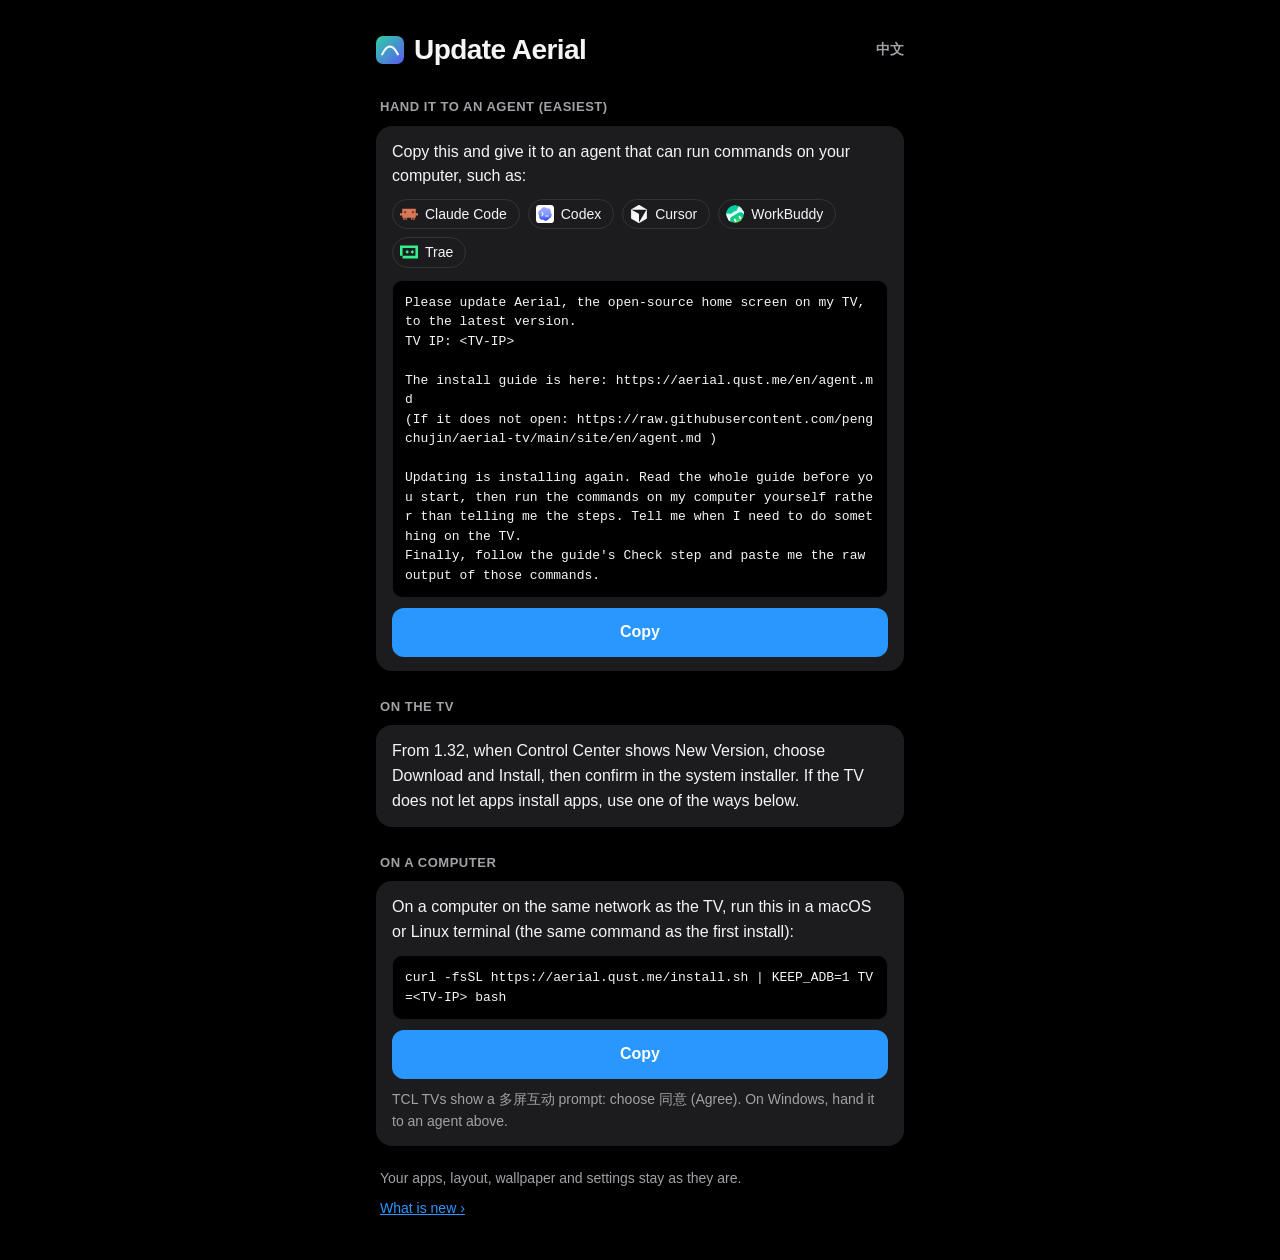
<file: site/update/index.html>
<!doctype html>
<html lang="zh-CN">
<head>
<meta charset="utf-8">
<meta name="viewport" content="width=device-width, initial-scale=1, viewport-fit=cover">
<title>升级 Aerial · Update Aerial</title>
<meta name="robots" content="noindex">
<meta name="theme-color" content="#000000">
<link rel="icon" href="../favicon.svg" type="image/svg+xml">
<!-- Opened from the QR code on the TV's update page (Control Center → New Version). The TV puts
     its version, flavor and LAN address after the #, which the browser never sends here. -->
<style>
  :root { --bg: #000; --card: #1c1c1e; --line: rgba(255,255,255,.1); --text: #f5f5f7; --muted: #a1a1a6; --accent: #2997ff; }
  * { box-sizing: border-box; }
  body {
    margin: 0; background: var(--bg); color: var(--text); font-size: 16px; line-height: 1.55; -webkit-font-smoothing: antialiased;
    font-family: -apple-system, BlinkMacSystemFont, "SF Pro Text", "PingFang SC", "Hiragino Sans GB", "Microsoft YaHei", "Helvetica Neue", Arial, sans-serif;
  }
  main { max-width: 560px; margin: 0 auto; padding: 28px 16px calc(40px + env(safe-area-inset-bottom)); }
  header { display: flex; align-items: center; gap: 10px; }
  h1 { font-size: 28px; letter-spacing: -.02em; margin: 0; }
  .sub { color: var(--muted); margin: 6px 0 22px; font-size: 15px; }
  h2 { font-size: 13px; font-weight: 600; text-transform: uppercase; letter-spacing: .04em; color: var(--muted); margin: 26px 4px 8px; }
  .card { background: var(--card); border-radius: 16px; padding: 14px 16px; }
  .card p { margin: 0 0 10px; }
  .card p:last-child { margin-bottom: 0; }
  pre {
    margin: 0; padding: 12px; border-radius: 10px; background: #000; border: 1px solid var(--line);
    font: 13px/1.5 ui-monospace, Menlo, monospace; white-space: pre-wrap; word-break: break-all;
  }
  button {
    display: block; width: 100%; margin-top: 10px; padding: 12px; border: 0; border-radius: 12px;
    background: var(--accent); color: #fff; font: inherit; font-weight: 600; transition: transform .16s ease-out;
  }
  button:active { transform: scale(.98); }
  .agents { display: flex; flex-wrap: wrap; gap: 8px; list-style: none; padding: 0; margin: 0 0 12px; }
  .agents li { display: flex; align-items: center; gap: 7px; padding: 5px 12px 5px 7px; border: 1px solid var(--line); border-radius: 980px; font-size: 14px; line-height: 1.3; }
  .agents img { width: 18px; height: 18px; flex: none; }
  .note { color: var(--muted); font-size: 14px; }
  a { color: var(--accent); }
  .lang { margin-left: auto; color: var(--muted); font-size: 14px; background: none; border: 0; width: auto; padding: 0; margin-top: 0; }
  @media (prefers-reduced-motion: reduce) { * { transition: none !important; } }
</style>
</head>
<body>
<main>
  <header>
    <svg width="28" height="28" viewBox="0 0 32 32" aria-hidden="true"><defs><linearGradient id="g" x1="0" y1="0" x2="1" y2="1"><stop offset="0" stop-color="#2fd0a5"/><stop offset="1" stop-color="#5b5bf0"/></linearGradient></defs><rect width="32" height="32" rx="8" fill="url(#g)"/><path d="M7 21c3-6 6-9 9-9s6 3 9 9" fill="none" stroke="#fff" stroke-width="2.4" stroke-linecap="round"/></svg>
    <h1 data-t="title"></h1>
    <button class="lang" id="lang"></button>
  </header>
  <p class="sub" id="sub"></p>

  <h2 data-t="aiHead"></h2>
  <div class="card">
    <p data-t="aiBody"></p>
    <ul class="agents" id="agents"></ul>
    <pre id="ai"></pre>
    <button data-copy="ai" data-t="copy"></button>
  </div>

  <h2 data-t="tvHead"></h2>
  <div class="card"><p data-t="tvBody"></p></div>

  <h2 data-t="pcHead"></h2>
  <div class="card">
    <p data-t="pcBody"></p>
    <pre id="cmd"></pre>
    <button data-copy="cmd" data-t="copy"></button>
    <p class="note" data-t="pcNote" style="margin-top:10px"></p>
  </div>

  <p class="note" data-t="keeps" style="margin:22px 4px 0"></p>
  <p class="note" style="margin:8px 4px 0"><a href="https://github.com/pengchujin/aerial-tv/releases/latest" data-t="notes"></a></p>
</main>
<script>
const T = {
  zh: {
    title: '升级 Aerial', lang: 'English',
    sub: v => v ? `电视上现在是 Aerial ${v}。` : '',
    tvHead: '在电视上', tvBody: '1.32 起，控制中心里出现「有新版本」时，点「下载并安装」，再在系统的安装界面里确认就行。电视不让 App 安装应用时，用下面的方法。',
    pcHead: '在电脑上', pcBody: '电脑和电视连同一个网络，在 macOS 或 Linux 的终端里运行（和第一次安装是同一条命令）：',
    pcNote: 'TCL 电视上会弹出多屏互动的提示，选「同意」。Windows 请交给上面的 Agent。',
    aiHead: '交给 Agent（最省事）', aiBody: '复制下面这段，发给能在电脑上运行命令的 Agent，比如：',
    agents: [['workbuddy', 'WorkBuddy'], ['doubao', '豆包电脑版'], ['qwen', '千问电脑版'], ['trae', 'Trae'], ['claude-code', 'Claude Code'], ['codex', 'Codex']],
    ai: tv =>
`请帮我把电视上的开源桌面 Aerial 升级到最新版。
电视 IP：${tv}

安装说明在这里：https://aerial.qust.me/agent.md
（打不开时用 https://raw.githubusercontent.com/pengchujin/aerial-tv/main/site/agent.md ）

升级就是把安装再做一遍。请先完整读完安装说明再动手，然后在我的电脑上亲自运行命令，不要只把步骤告诉我。需要我在电视上操作时提醒我。
最后按说明里的「验收」，把那几条命令的原始输出贴给我。`,
    keeps: 'App、排列顺序、壁纸和设置都会保留。', notes: '这次更新了什么 ›',
    copy: '复制', copied: '已复制',
    // From the TV's setup page (#setup=1): Aerial is on the TV but nothing has made it Home yet.
    setup: {
      title: '让 Aerial 接管主屏幕',
      sub: () => '只装了 APK 时，Aerial 能打开，但按主页键、开机和待机后还是原来的桌面。下面任选一种，把剩下的设置做完。',
      tvHead: '在电视上', tvBody: '电视的设置里有「无障碍」时，打开其中的「Aerial 桌面守护」，主页键就会回到 Aerial。小米电视待机后会把它关掉，所以还是建议用电脑做一次。',
      ai: tv =>
`请帮我把电视上已经装好的开源桌面 Aerial 设为开机进入的桌面。
电视 IP：${tv}
保持 ADB 常开：要

安装说明在这里：https://aerial.qust.me/agent.md
（打不开时用 https://raw.githubusercontent.com/pengchujin/aerial-tv/main/site/agent.md ）

请先完整读完安装说明再动手，然后在我的电脑上亲自运行命令，不要只把步骤告诉我。需要我在电视上操作时提醒我。
最后按说明里的「验收」，把那几条命令的原始输出贴给我。`,
      keeps: '已经装好的 Aerial 会被同一版本覆盖，App、排列顺序、壁纸和设置都会保留。', notes: '',
    },
  },
  en: {
    title: 'Update Aerial', lang: '中文',
    sub: v => v ? `This TV has Aerial ${v}.` : '',
    tvHead: 'On the TV', tvBody: 'From 1.32, when Control Center shows New Version, choose Download and Install, then confirm in the system installer. If the TV does not let apps install apps, use one of the ways below.',
    pcHead: 'On a computer', pcBody: 'On a computer on the same network as the TV, run this in a macOS or Linux terminal (the same command as the first install):',
    pcNote: 'TCL TVs show a 多屏互动 prompt: choose 同意 (Agree). On Windows, hand it to an agent above.',
    aiHead: 'Hand it to an agent (easiest)', aiBody: 'Copy this and give it to an agent that can run commands on your computer, such as:',
    agents: [['claude-code', 'Claude Code'], ['codex', 'Codex'], ['cursor', 'Cursor'], ['workbuddy', 'WorkBuddy'], ['trae', 'Trae']],
    ai: tv =>
`Please update Aerial, the open-source home screen on my TV, to the latest version.
TV IP: ${tv}

The install guide is here: https://aerial.qust.me/en/agent.md
(If it does not open: https://raw.githubusercontent.com/pengchujin/aerial-tv/main/site/en/agent.md )

Updating is installing again. Read the whole guide before you start, then run the commands on my computer yourself rather than telling me the steps. Tell me when I need to do something on the TV.
Finally, follow the guide's Check step and paste me the raw output of those commands.`,
    keeps: 'Your apps, layout, wallpaper and settings stay as they are.', notes: 'What is new ›',
    copy: 'Copy', copied: 'Copied',
    setup: {
      title: 'Make Aerial your Home screen',
      sub: () => 'Installed from the APK alone, Aerial opens, but Home, power-on and wake still land on the old launcher. Either way below finishes the setup.',
      tvHead: 'On the TV', tvBody: 'If the TV\'s settings have Accessibility, turn on Aerial Home Guard there and Home comes back to Aerial. Xiaomi TVs turn it off in standby, so a computer is still the better way.',
      ai: tv =>
`Please make Aerial, the open-source home screen already installed on my TV, the screen the TV starts on.
TV IP: ${tv}
Keep ADB on: yes

The install guide is here: https://aerial.qust.me/en/agent.md
(If it does not open: https://raw.githubusercontent.com/pengchujin/aerial-tv/main/site/en/agent.md )

Read the whole guide before you start, then run the commands on my computer yourself rather than telling me the steps. Tell me when I need to do something on the TV.
Finally, follow the guide's Check step and paste me the raw output of those commands.`,
      keeps: 'The Aerial already on the TV is installed over; your apps, layout, wallpaper and settings stay.', notes: '',
    },
  },
};
const hash = new URLSearchParams(location.hash.slice(1));
const ip = /^[0-9.]{7,15}$/.test(hash.get('tv') || '') ? hash.get('tv') : '<TV-IP>';
const guard = hash.get('f') === 'guard' ? ' -s guard' : '';
const version = /^[0-9.]+$/.test(hash.get('v') || '') ? hash.get('v') : '';
const setup = hash.get('setup') === '1';
let lang = /^zh/i.test(navigator.language || '') ? 'zh' : 'en';

function render() {
  const t = setup ? { ...T[lang], ...T[lang].setup } : T[lang];
  document.documentElement.lang = lang === 'zh' ? 'zh-CN' : 'en';
  document.title = t.title;
  document.querySelectorAll('[data-t]').forEach(e => { e.textContent = t[e.dataset.t]; });
  $('#lang').textContent = t.lang;
  $('#sub').textContent = t.sub(version);
  $('#cmd').textContent = `curl -fsSL https://aerial.qust.me/install.sh | KEEP_ADB=1 TV=${ip} bash${guard}`;
  $('#ai').textContent = t.ai(ip);
  $('#agents').replaceChildren(...t.agents.map(([icon, name]) => {
    const li = document.createElement('li');
    const img = document.createElement('img'); img.src = `../img/agents/${icon}.svg`; img.alt = ''; img.width = 18; img.height = 18;
    li.append(img, name); return li;
  }));
}
function $(s) { return document.querySelector(s); }
$('#lang').onclick = () => { lang = lang === 'zh' ? 'en' : 'zh'; render(); };
document.querySelectorAll('[data-copy]').forEach(b => b.addEventListener('click', async () => {
  const text = document.getElementById(b.dataset.copy).textContent;
  try { await navigator.clipboard.writeText(text); }
  catch (_) {
    const r = document.createRange(); r.selectNodeContents(document.getElementById(b.dataset.copy));
    const s = getSelection(); s.removeAllRanges(); s.addRange(r);
    try { document.execCommand('copy'); } catch (_) {}
  }
  b.textContent = T[lang].copied; clearTimeout(b.timer); b.timer = setTimeout(() => { b.textContent = T[lang].copy; }, 1600);
}));
render();
</script>
</body>
</html>
</file>
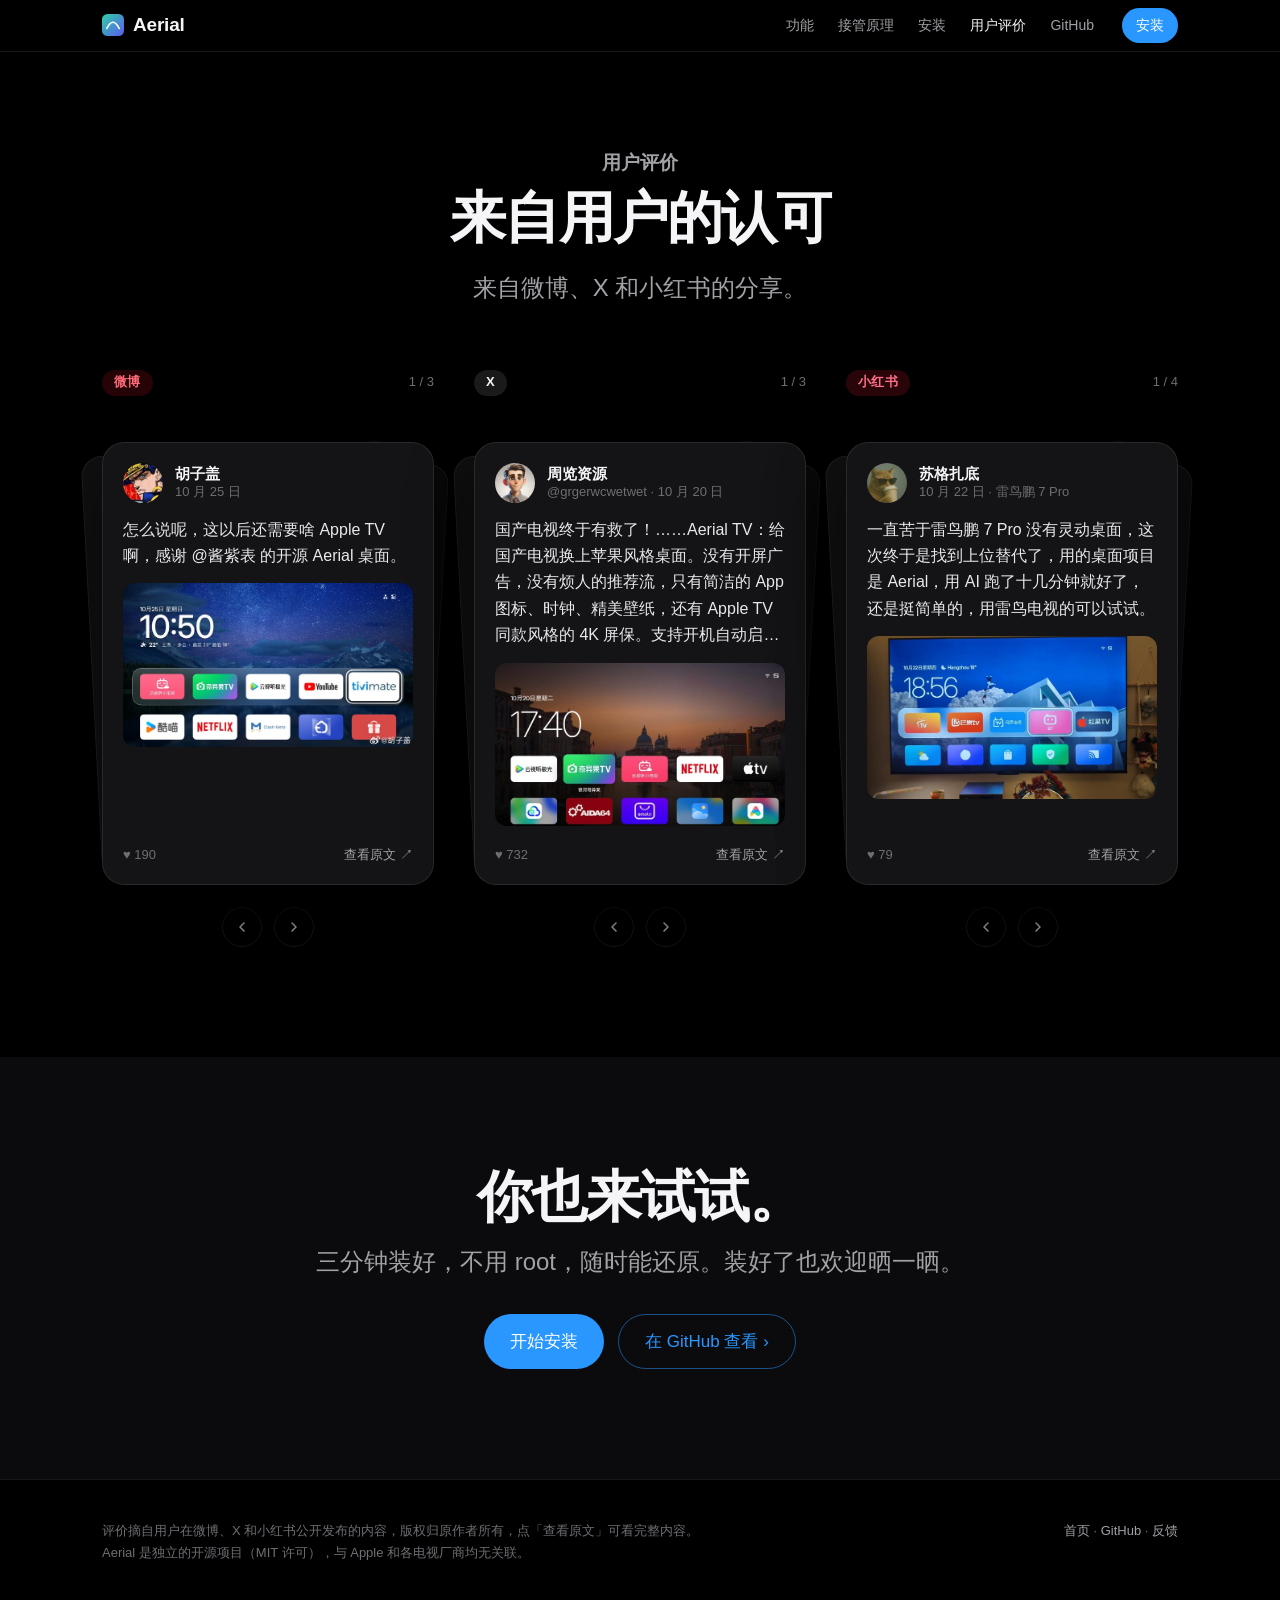
<file: site/voices/index.html>
<!doctype html>
<html lang="zh-CN">
<head>
<meta charset="utf-8">
<meta name="viewport" content="width=device-width, initial-scale=1, viewport-fit=cover">
<title>用户评价 · Aerial</title>
<meta name="description" content="装上 Aerial 之后，大家在微博、X 和小红书上是怎么说的。">
<meta property="og:title" content="用户评价 · Aerial">
<meta property="og:description" content="装上 Aerial 之后，大家在微博、X 和小红书上是怎么说的。">
<meta property="og:image" content="https://aerial.qust.me/img/home.jpg?v=147">
<meta name="theme-color" content="#000000">
<link rel="icon" href="../favicon.svg" type="image/svg+xml">
<link rel="stylesheet" href="../style.css?v=15">
</head>
<body>

<nav>
  <div class="wrap">
    <a class="brand" href="../" aria-label="Aerial"><svg width="22" height="22" viewBox="0 0 32 32" aria-hidden="true"><defs><linearGradient id="g" x1="0" y1="0" x2="1" y2="1"><stop offset="0" stop-color="#2fd0a5"/><stop offset="1" stop-color="#5b5bf0"/></linearGradient></defs><rect width="32" height="32" rx="8" fill="url(#g)"/><path d="M7 21c3-6 6-9 9-9s6 3 9 9" fill="none" stroke="#fff" stroke-width="2.4" stroke-linecap="round"/></svg> Aerial</a>
    <div class="links">
      <a href="../#features">功能</a>
      <a href="../#how">接管原理</a>
      <a href="../#install">安装</a>
      <a href="./" aria-current="page">用户评价</a>
      <a href="https://github.com/pengchujin/aerial-tv">GitHub</a>
    </div>
    <a class="cta" href="../#install">安装</a>
  </div>
</nav>

<header class="voices-hero">
  <div class="wrap">
    <p class="eyebrow">用户评价</p>
    <h2>来自用户的认可</h2>
    <p class="lede">来自微博、X 和小红书的分享。</p>
  </div>
</header>

<section class="voices">
  <div class="wrap decks">

    <div class="deck-col">
      <div class="deck-head"><span class="pf weibo">微博</span><span class="deck-count" aria-live="polite"></span></div>
      <div class="deck" tabindex="0" aria-roledescription="卡片组" aria-label="微博上的评价">
        <article class="vcard has-pic">
          <header>
            <img class="avatar" src="../img/voices/wb-huzigai.jpg" alt="" width="40" height="40">
            <div class="who"><b>胡子盖</b><span>10 月 25 日</span></div>
          </header>
          <p class="q">怎么说呢，这以后还需要啥 Apple TV 啊，感谢 @酱紫表 的开源 Aerial 桌面。</p>
          <div class="pic"><img src="../img/voices/wb-huzigai-home.jpg" alt="电视上的 Aerial 首页：时钟、天气和两排 App" width="720" height="405" loading="lazy"></div>
          <footer><span class="stat">♥ 190</span><a href="https://weibo.com/1500746433/RohjLjNZk" target="_blank" rel="noopener">查看原文 ↗</a></footer>
        </article>
        <article class="vcard has-pic">
          <header>
            <img class="avatar" src="../img/voices/wb-kongshenmege.jpg" alt="" width="40" height="40">
            <div class="who"><b>空什么格</b><span>10 月 20 日 · TCL 75Q10G Pro</span></div>
          </header>
          <p class="q">牛逼！刚用 @酱紫表 的最新项目给我这台 TCL 75Q10G Pro 装上了「苹果」桌面 Aerial。实测操作下来确实很简单，有台电脑就行。先获取电视 WiFi 地址、开启 ADB 模式并授权，然后把操作指令丢给 AI Agent 就行了。我用的是 Workbuddy Step-5-Preview 模型，三五分钟搞定。</p>
          <div class="pic"><img src="../img/voices/wb-kongshenmege-tcl.jpg" alt="TCL 电视上弹出「多屏互动：正在发起应用推送」" width="720" height="540" loading="lazy"></div>
          <footer><span class="stat">♥ 128</span><a href="https://weibo.com/1853465292/RnzifeuQE" target="_blank" rel="noopener">查看原文 ↗</a></footer>
        </article>
        <article class="vcard has-pic">
          <header>
            <img class="avatar" src="../img/voices/wb-wuhoukuangshui.jpg" alt="" width="40" height="40">
            <div class="who"><b>午后狂睡</b><span>10 月 21 日 · 索尼电视</span></div>
          </header>
          <p class="q">非常好用，也非常简单的操作，我的老索尼电视终于清爽了…</p>
          <div class="pic"><img src="../img/voices/wb-wuhoukuangshui-home.jpg" alt="索尼电视上的 Aerial 首页：雪山壁纸、时钟和两排 App" width="720" height="405" loading="lazy"></div>
          <footer><span class="stat">♥ 405</span><a href="https://weibo.com/1253846303/RnEkgvTEq" target="_blank" rel="noopener">查看原文 ↗</a></footer>
        </article>
      </div>
      <div class="deck-nav">
        <button type="button" class="prev" aria-label="上一张"><svg width="16" height="16" viewBox="0 0 24 24" fill="none" stroke="currentColor" stroke-width="2.4" stroke-linecap="round" stroke-linejoin="round" aria-hidden="true"><path d="M15 6l-6 6 6 6"/></svg></button>
        <button type="button" class="next" aria-label="下一张"><svg width="16" height="16" viewBox="0 0 24 24" fill="none" stroke="currentColor" stroke-width="2.4" stroke-linecap="round" stroke-linejoin="round" aria-hidden="true"><path d="M9 6l6 6-6 6"/></svg></button>
      </div>
    </div>

    <div class="deck-col">
      <div class="deck-head"><span class="pf x">X</span><span class="deck-count" aria-live="polite"></span></div>
      <div class="deck" tabindex="0" aria-roledescription="卡片组" aria-label="X 上的评价">
        <article class="vcard has-pic">
          <header>
            <img class="avatar" src="../img/voices/x-grgerwcwetwet.jpg" alt="" width="40" height="40">
            <div class="who"><b>周览资源</b><span>@grgerwcwetwet · 10 月 20 日</span></div>
          </header>
          <p class="q">国产电视终于有救了！……Aerial TV：给国产电视换上苹果风格桌面。没有开屏广告，没有烦人的推荐流，只有简洁的 App 图标、时钟、精美壁纸，还有 Apple TV 同款风格的 4K 屏保。支持开机自动启动，免费开源。</p>
          <div class="pic"><img src="../img/voices/x-grgerwcwetwet-home.jpg" alt="Aerial 首页：威尼斯黄昏壁纸和一排 App" width="720" height="413" loading="lazy"></div>
          <footer><span class="stat">♥ 732</span><a href="https://x.com/grgerwcwetwet/status/2112508628989317393" target="_blank" rel="noopener">查看原文 ↗</a></footer>
        </article>
        <article class="vcard has-pic">
          <header>
            <img class="avatar" src="../img/voices/x-wujizhuzhu.jpg" alt="" width="40" height="40">
            <div class="who"><b>朱无忌无忌</b><span>@Wujizhuzhu · 10 月 25 日 · 小米电视大师 82″</span></div>
          </header>
          <p class="q">这台电视买了很多年，只有 2GB 内存，系统还停留在 Android 9……现在开机就是一张干干净净的航拍壁纸，没有广告，没有推荐位，也不用再忍受那些莫名其妙的预装软件。</p>
          <div class="pic"><img src="../img/voices/x-wujizhuzhu-home.jpg" alt="小米电视上的 Aerial 首页" width="720" height="405" loading="lazy"></div>
          <footer><span class="stat">♥ 32</span><a href="https://x.com/Wujizhuzhu/status/2114264402975445017" target="_blank" rel="noopener">查看原文 ↗</a></footer>
        </article>
        <article class="vcard">
          <header>
            <img class="avatar" src="../img/voices/x-denziideng.jpg" alt="" width="40" height="40">
            <div class="who"><b>Denzii</b><span>@denziideng · 10 月 21 日</span></div>
          </header>
          <p class="q big">AppleTV 平替？用 workbuddy 给国产电视换一个干净的桌面！……Aerial 这款专为国产电视设计，用一句提示词给 AI Agent 就能办完，感兴趣的赶紧收！</p>
          <footer><span class="stat">♥ 100</span><a href="https://x.com/denziideng/status/2112819291942961583" target="_blank" rel="noopener">查看原文 ↗</a></footer>
        </article>
      </div>
      <div class="deck-nav">
        <button type="button" class="prev" aria-label="上一张"><svg width="16" height="16" viewBox="0 0 24 24" fill="none" stroke="currentColor" stroke-width="2.4" stroke-linecap="round" stroke-linejoin="round" aria-hidden="true"><path d="M15 6l-6 6 6 6"/></svg></button>
        <button type="button" class="next" aria-label="下一张"><svg width="16" height="16" viewBox="0 0 24 24" fill="none" stroke="currentColor" stroke-width="2.4" stroke-linecap="round" stroke-linejoin="round" aria-hidden="true"><path d="M9 6l6 6-6 6"/></svg></button>
      </div>
    </div>

    <div class="deck-col">
      <div class="deck-head"><span class="pf xhs">小红书</span><span class="deck-count" aria-live="polite"></span></div>
      <div class="deck" tabindex="0" aria-roledescription="卡片组" aria-label="小红书上的评价">
        <article class="vcard has-pic">
          <header>
            <img class="avatar" src="../img/voices/xhs-su.jpg" alt="" width="40" height="40">
            <div class="who"><b>苏格扎底</b><span>10 月 22 日 · 雷鸟鹏 7 Pro</span></div>
          </header>
          <p class="q">一直苦于雷鸟鹏 7 Pro 没有灵动桌面，这次终于是找到上位替代了，用的桌面项目是 Aerial，用 AI 跑了十几分钟就好了，还是挺简单的，用雷鸟电视的可以试试。</p>
          <div class="pic"><img src="../img/voices/xhs-su-tv.jpg" alt="挂在墙上的雷鸟电视，显示 Aerial 首页" width="720" height="540" loading="lazy"></div>
          <footer><span class="stat">♥ 79</span><a href="https://www.xiaohongshu.com/explore/6ad9ed60000000003300ad0d?xsec_token=ABk5HvAmkg3BZGXMVb0Xcm4YsfApgPRdG6pakmBmmVAFw=&amp;xsec_source=pc_search" target="_blank" rel="noopener">查看原文 ↗</a></footer>
        </article>
        <article class="vcard has-pic">
          <header>
            <img class="avatar" src="../img/voices/xhs-yang.jpg" alt="" width="40" height="40">
            <div class="who"><b>阳澄徐公</b><span>10 月 25 日 · 东芝电视</span></div>
          </header>
          <p class="q">给老电视换个新灵魂！这桌面越看越顺眼。干净的布局、舒服的视觉效果，再配上有氛围感的屏保，打开电视不再只是为了追剧，光是待机时看着都觉得赏心悦目。</p>
          <div class="pic"><img src="../img/voices/xhs-yang-tv.jpg" alt="东芝电视上的 Aerial 首页：红叶壁纸和一排 App" width="720" height="454" loading="lazy"></div>
          <footer><span class="stat">♥ 13</span><a href="https://www.xiaohongshu.com/explore/6add70aa0000000025022966?xsec_token=AB50fnLWaxf-qKhevNXIGsNeqELEj1gAaz1TQjX-_Oajg=&amp;xsec_source=pc_search" target="_blank" rel="noopener">查看原文 ↗</a></footer>
        </article>
        <article class="vcard has-pic">
          <header>
            <img class="avatar" src="../img/voices/xhs-mr.jpg" alt="" width="40" height="40">
            <div class="who"><b>MRBANK</b><span>10 月 22 日 · 小米盒子 3 增强版</span></div>
          </header>
          <p class="q">我的设备是小米盒子 3 增强版，安卓 5.1……用 @酱紫表 的项目（Aerial TV）顺利安装，还能开机自启。</p>
          <div class="pic"><img src="../img/voices/xhs-mr-tv.jpg" alt="小米盒子接的电视上显示 Aerial 首页：大桥夜景壁纸" width="720" height="540" loading="lazy"></div>
          <footer><span class="stat">♥ 34</span><a href="https://www.xiaohongshu.com/explore/6ad8faf0000000002c02555f?xsec_token=ABrCOeGq13N1Gbw60IOi9N8VK4iGAqu0dQTcZ5xMGKrzE=&amp;xsec_source=pc_search" target="_blank" rel="noopener">查看原文 ↗</a></footer>
        </article>
        <article class="vcard has-pic">
          <header>
            <img class="avatar" src="../img/voices/xhs-ya.jpg" alt="" width="40" height="40">
            <div class="who"><b>鸭梨是多的</b><span>10 月 25 日 · 2018 年小米电视</span></div>
          </header>
          <p class="q">18 年买的小米电视是安卓 6……装了 Aerial TV，已满足需求。打开电视无广告，去除乱七八糟的推荐，取而代之的是 Apple TV 风格桌面，直接展示 B 站等应用，还有信号源选择。</p>
          <div class="pic"><img src="../img/voices/xhs-ya-tv.jpg" alt="小米电视上打开了 Aerial 的信号源菜单" width="720" height="405" loading="lazy"></div>
          <footer><span class="stat">♥ 8</span><a href="https://www.xiaohongshu.com/explore/6add67a7000000002c016079?xsec_token=AB50fnLWaxf-qKhevNXIGsNe_Ddhp0nMtYEh4klM1nER4=&amp;xsec_source=pc_search" target="_blank" rel="noopener">查看原文 ↗</a></footer>
        </article>
      </div>
      <div class="deck-nav">
        <button type="button" class="prev" aria-label="上一张"><svg width="16" height="16" viewBox="0 0 24 24" fill="none" stroke="currentColor" stroke-width="2.4" stroke-linecap="round" stroke-linejoin="round" aria-hidden="true"><path d="M15 6l-6 6 6 6"/></svg></button>
        <button type="button" class="next" aria-label="下一张"><svg width="16" height="16" viewBox="0 0 24 24" fill="none" stroke="currentColor" stroke-width="2.4" stroke-linecap="round" stroke-linejoin="round" aria-hidden="true"><path d="M9 6l6 6-6 6"/></svg></button>
      </div>
    </div>

  </div>
</section>

<section class="alt voices-cta">
  <div class="wrap">
    <h2>你也来试试。</h2>
    <p class="lede">三分钟装好，不用 root，随时能还原。装好了也欢迎晒一晒。</p>
    <div class="actions">
      <a class="btn primary" href="../#install">开始安装</a>
      <a class="btn ghost" href="https://github.com/pengchujin/aerial-tv">在 GitHub 查看 ›</a>
    </div>
  </div>
</section>

<footer>
  <div class="wrap">
    <div>
      评价摘自用户在微博、X 和小红书公开发布的内容，版权归原作者所有，点「查看原文」可看完整内容。<br>
      Aerial 是独立的开源项目（MIT 许可），与 Apple 和各电视厂商均无关联。
    </div>
    <div><a href="../">首页</a> · <a href="https://github.com/pengchujin/aerial-tv">GitHub</a> · <a href="https://github.com/pengchujin/aerial-tv/issues">反馈</a></div>
  </div>
</footer>

<script src="../voices.js?v=1"></script>
</body>
</html>
</file>
<file: site/style.css>
:root {
  --bg: #000;
  --bg-2: #0b0b0d;
  --card: #141416;
  --card-2: #1c1c1f;
  --line: rgba(255,255,255,.09);
  --text: #f5f5f7;
  --muted: #a1a1a6;
  --dim: #6e6e73;
  --accent: #2997ff;
  --accent-2: #64d2ff;
  --radius: 22px;
  --max: 1120px;
  --ease: cubic-bezier(.23, 1, .32, 1);
}
* { box-sizing: border-box; }
html { -webkit-text-size-adjust: 100%; scroll-behavior: smooth; }
body {
  margin: 0; background: var(--bg); color: var(--text);
  font-family: -apple-system, BlinkMacSystemFont, "SF Pro Text", "PingFang SC", "Hiragino Sans GB", "Microsoft YaHei", "Helvetica Neue", Arial, sans-serif;
  font-size: 17px; line-height: 1.6; -webkit-font-smoothing: antialiased; text-rendering: optimizeLegibility;
}
img { display: block; max-width: 100%; height: auto; }
a { color: var(--accent); text-decoration: none; }
a:hover { text-decoration: underline; }
.wrap { max-width: var(--max); margin: 0 auto; padding: 0 22px; }

/* nav */
nav {
  position: sticky; top: 0; z-index: 10; height: 52px;
  background: rgba(0,0,0,.72); -webkit-backdrop-filter: saturate(180%) blur(20px); backdrop-filter: saturate(180%) blur(20px);
  border-bottom: 1px solid var(--line);
}
nav .wrap { display: flex; align-items: center; height: 100%; gap: 28px; }
nav .brand { font-weight: 600; font-size: 19px; letter-spacing: -.01em; color: var(--text); display: flex; align-items: center; gap: 9px; }
nav .brand:hover { text-decoration: none; }
nav .links { display: flex; gap: 24px; margin-left: auto; font-size: 14px; }
nav .links a { color: var(--muted); }
nav .links a:hover { color: var(--text); text-decoration: none; }
.stars { margin-left: .45em; font-variant-numeric: tabular-nums; opacity: .75; }
/* Phones hide the links, so the GitHub link with its stars moves beside the language switch. */
nav .gh { display: none; align-items: center; font-size: 14px; color: var(--muted); }
nav .gh:hover { color: var(--text); text-decoration: none; }
nav .gh .stars { opacity: 1; }
nav .lang { font-size: 14px; color: var(--muted); }
nav .lang:hover { color: var(--text); text-decoration: none; }
nav .cta { font-size: 14px; padding: 6px 14px; border-radius: 980px; background: var(--accent); color: #fff; }
nav .cta:hover { text-decoration: none; background: #0077ed; }

/* hero */
.hero { text-align: center; padding: 96px 0 40px; overflow: hidden; }
.eyebrow { color: var(--muted); font-size: 19px; font-weight: 600; letter-spacing: .01em; margin: 0 0 10px; }
h1 {
  font-size: clamp(44px, 8vw, 92px); line-height: 1.04; letter-spacing: -.035em; font-weight: 700; margin: 0;
  background: linear-gradient(180deg, #fff 30%, #b9c3d0 100%); -webkit-background-clip: text; background-clip: text; color: transparent;
}
.lede { font-size: clamp(19px, 2.3vw, 24px); color: var(--muted); max-width: 720px; margin: 22px auto 0; line-height: 1.45; }
.lede strong { color: var(--text); font-weight: 600; }
.actions { display: flex; gap: 14px; justify-content: center; flex-wrap: wrap; margin-top: 34px; }
.btn {
  display: inline-flex; align-items: center; gap: 8px; padding: 13px 26px; border-radius: 980px; font-size: 17px; font-weight: 500;
  transition: transform .18s var(--ease), background .2s ease;
}
.btn:hover { text-decoration: none; }
.btn:active { transform: scale(.97); }
.btn.primary { background: var(--accent); color: #fff; }
.btn.primary:hover { background: #0077ed; }
.btn.ghost { color: var(--accent); border: 1px solid rgba(41,151,255,.5); }
.btn.ghost:hover { background: rgba(41,151,255,.1); }

/* tv frame */
.tv { position: relative; margin: 64px auto 0; max-width: 1040px; container-type: inline-size; }
.tv .screen {
  position: relative; border-radius: 14px; overflow: hidden; background: #000;
  box-shadow: 0 0 0 10px #111, 0 0 0 11px #2a2a2d, 0 40px 120px -20px rgba(41,151,255,.25), 0 30px 80px rgba(0,0,0,.8);
}
/* The screen is 16:9, rounded down to whole pixels. At a fractional height (201.38px on a phone)
   iPhone Safari drew the sliding Aerial shot a device pixel short while it moved, so the stock
   launcher showed as a line along the bottom, and the shot jumped down when the wipe ended. */
.tv .screen { aspect-ratio: 16 / 9; height: round(down, 100cqw * 9 / 16, 1px); }
.tv .screen img { position: absolute; inset: 0; display: block; width: 100%; height: 100%; object-fit: cover; }
.compare { --x: 0%; cursor: ew-resize; touch-action: pan-y; user-select: none; -webkit-user-select: none; outline: none; }
.compare img { -webkit-user-drag: none; pointer-events: none; }
/* Aerial's shot lies on top, in a window that slides in from the left while the shot inside slides
   back, so the shot stays put and grows from the left edge. The stock shot underneath is never cut:
   iPhone Safari let the last pixel row of a cut image (clip-path, or a sliding window) show past the
   cut, so whatever it leaks now lands under Aerial's shot, not over it. */
.compare .after { position: absolute; inset: 0 0 -1px; z-index: 1; overflow: hidden; transform: translateX(calc(var(--x) - 100%)); }
.compare .after img { transform: translateX(calc(100% - var(--x))); }
/* Wiped all the way to Aerial: drop the stock shot altogether. */
.compare.done .before { display: none; }
.compare .divider { transition: opacity .25s ease; position: absolute; z-index: 2; top: 0; bottom: 0; left: var(--x); width: 2px; margin-left: -1px; background: rgba(255,255,255,.9); box-shadow: 0 0 18px rgba(0,0,0,.5); }
.compare .knob {
  position: absolute; top: 50%; left: 50%; width: 44px; height: 44px; margin: -22px 0 0 -22px; border-radius: 50%;
  display: grid; place-items: center; color: #111; background: rgba(255,255,255,.92);
  box-shadow: 0 6px 24px rgba(0,0,0,.45); -webkit-backdrop-filter: blur(10px); backdrop-filter: blur(10px);
  transition: transform .2s var(--ease);
}
.compare:hover .knob, .compare:focus-visible .knob { transform: scale(1.08); }
.compare-legend { display: flex; flex-direction: column; align-items: center; gap: 10px; margin-top: 22px; }
.replay {
  display: inline-flex; align-items: center; gap: 6px; white-space: nowrap; appearance: none; font: inherit; cursor: pointer;
  font-size: 14px; font-weight: 500; color: var(--muted); background: transparent; border: 1px solid var(--line);
  border-radius: 980px; padding: 7px 16px; transition: color .2s ease, border-color .2s ease, transform .15s var(--ease);
}
.replay:hover { color: var(--text); border-color: rgba(255,255,255,.22); }
.replay:active { transform: scale(.96); }
.compare-hint { color: var(--dim); font-size: 13px; }
@media (hover: none) { .compare-hint { display: none; } }
.tv .stand { width: 26%; height: 14px; margin: 18px auto 0; border-radius: 0 0 10px 10px; background: linear-gradient(#2a2a2d, #141416); }
.glow { position: absolute; inset: -10% -20% auto; height: 70%; z-index: -1; filter: blur(80px); opacity: .55;
  background: radial-gradient(40% 50% at 30% 50%, #1f7a6a, transparent 70%), radial-gradient(40% 50% at 70% 40%, #3b2a9c, transparent 70%); }

/* sections */
section { padding: 110px 0; }
section.alt { background: var(--bg-2); }
.head { text-align: center; max-width: 760px; margin: 0 auto 56px; }
h2 { font-size: clamp(34px, 5vw, 56px); line-height: 1.08; letter-spacing: -.03em; margin: 0; font-weight: 700; }
.head p { color: var(--muted); font-size: 21px; margin: 18px 0 0; line-height: 1.5; }

.feature { display: grid; grid-template-columns: 1.35fr 1fr; gap: 56px; align-items: center; }
.feature + .feature { margin-top: 110px; }
.feature.flip { grid-template-columns: 1fr 1.35fr; }
.feature.flip .shot { order: 2; }
.feature h3 { font-size: clamp(28px, 3.4vw, 40px); line-height: 1.12; letter-spacing: -.025em; margin: 0 0 16px; }
.feature p { color: var(--muted); margin: 0 0 12px; }
.feature p strong { color: var(--text); font-weight: 600; }
.shot { border-radius: 16px; overflow: hidden; box-shadow: 0 0 0 1px var(--line), 0 30px 70px rgba(0,0,0,.6); background: #000; }
.shot img { width: 100%; aspect-ratio: 16 / 9; object-fit: cover; }
.sub { font-size: clamp(28px, 3.4vw, 40px); line-height: 1.12; letter-spacing: -.025em; margin: 0 0 16px; }
.muted { color: var(--muted); }
.kicker { color: var(--accent-2); font-size: 15px; font-weight: 600; margin: 0 0 10px; letter-spacing: .02em; }

.gallery { display: grid; grid-template-columns: repeat(2, 1fr); gap: 20px; }
.gallery figure { margin: 0; }
.gallery figcaption { color: var(--dim); font-size: 14px; margin-top: 10px; text-align: center; }

.phone-row { display: grid; grid-template-columns: 1.35fr 1fr; gap: 56px; align-items: center; }
.phone { width: min(300px, 100%); margin: 0 auto; border-radius: 42px; padding: 12px; background: #111; box-shadow: 0 0 0 1px #2a2a2d, 0 30px 80px rgba(0,0,0,.7); }
.phone img { border-radius: 32px; }

.grid3 { display: grid; grid-template-columns: repeat(3, 1fr); gap: 20px; }
.tile { background: var(--card); border: 1px solid var(--line); border-radius: var(--radius); padding: 30px 28px; }
.tile .ic { width: 40px; height: 40px; border-radius: 11px; display: grid; place-items: center; margin-bottom: 18px; background: rgba(41,151,255,.14); color: var(--accent-2); }
.tile h4 { font-size: 21px; margin: 0 0 8px; letter-spacing: -.01em; }
.tile p { margin: 0; color: var(--muted); font-size: 16px; line-height: 1.55; }

.devices { display: flex; justify-content: center; gap: 14px; flex-wrap: wrap; margin-top: 40px; }
.devices-note { text-align: center; margin-top: 18px; }
.chip { border: 1px solid var(--line); background: var(--card); border-radius: 980px; padding: 8px 16px; font-size: 15px; color: var(--muted); }
.chip b { color: var(--text); font-weight: 600; }
a.chip-link { color: var(--muted); transition: border-color .2s ease, color .2s ease; }
a.chip-link b { color: var(--accent); }
a.chip-link:hover { text-decoration: none; border-color: rgba(41,151,255,.5); color: var(--text); }

/* install */
.install { max-width: 860px; margin: 0 auto; }
.field { display: flex; align-items: center; gap: 12px; background: var(--card); border: 1px solid var(--line); border-radius: 14px; padding: 6px 6px 6px 18px; margin-bottom: 22px; }
.field label { color: var(--muted); font-size: 15px; white-space: nowrap; }
.field input { flex: 1; min-width: 0; background: transparent; border: 0; color: var(--text); font: inherit; font-size: 17px; padding: 10px 4px; outline: none; }
.field input::placeholder { color: var(--dim); }
.field .opt { display: flex; align-items: center; gap: 8px; color: var(--muted); font-size: 14px; padding-right: 12px; white-space: nowrap; cursor: pointer; }
.tabs { display: inline-flex; background: var(--card); border: 1px solid var(--line); border-radius: 12px; padding: 4px; gap: 4px; margin-bottom: 18px; }
.tabs button {
  appearance: none; border: 0; background: transparent; color: var(--muted); font: inherit; font-size: 15px; font-weight: 500;
  padding: 8px 18px; border-radius: 9px; cursor: pointer; transition: background .2s ease, color .2s ease;
}
.tabs button { display: inline-flex; align-items: center; gap: 7px; }
.tabs .logo { display: block; flex: none; height: 14px; aspect-ratio: 1; background: currentColor; -webkit-mask: var(--logo) center / contain no-repeat; mask: var(--logo) center / contain no-repeat; }
.tabs .logo.xiaomi { --logo: url(img/brands/xiaomi.svg); height: 16px; }
.tabs .logo.android { --logo: url(img/brands/android.svg); height: 18px; }
.tabs .logo.tcl { --logo: url(img/brands/tcl.svg); height: 17px; aspect-ratio: 1.678; }
.tabs .logo.haier { --logo: url(img/brands/haier.svg); height: 13px; aspect-ratio: 3.247; }
.tabs .logo.oppo { --logo: url(img/brands/oppo.svg); height: 11px; aspect-ratio: 4.207; }
.tabs button[aria-selected="true"] { background: var(--card-2); color: var(--text); box-shadow: 0 1px 3px rgba(0,0,0,.4); }
.panel { display: none; }
.panel.on { display: block; }
.panel > p { color: var(--muted); margin: 0 0 14px; }
.panel > p.note { color: var(--dim); margin: 14px 0 0; }
.panel ol { color: var(--muted); margin: 0 0 14px; padding-left: 22px; }
.panel ol li { margin: 4px 0; }
/* Long commands and setting names in the text have no spaces; let them break on narrow phones. */
code { overflow-wrap: anywhere; }
.code { position: relative; background: #0d0d0f; border: 1px solid var(--line); border-radius: 16px; }
.code pre {
  margin: 0; padding: 22px 22px 22px; overflow-x: auto; white-space: pre-wrap; word-break: break-word;
  font: 14px/1.65 ui-monospace, "SF Mono", Menlo, Consolas, monospace; color: #e6e6e9;
}
.code .copy {
  position: absolute; top: 12px; right: 12px; appearance: none; border: 1px solid var(--line); background: var(--card-2);
  color: var(--text); font: inherit; font-size: 13px; padding: 6px 12px; border-radius: 8px; cursor: pointer;
  transition: background .2s ease, transform .15s var(--ease);
}
.code .copy:hover { background: #2a2a2e; }
.code .copy:active { transform: scale(.96); }
.note { color: var(--dim); font-size: 14px; margin-top: 14px; }
.step { display: flex; align-items: center; gap: 12px; font-size: 21px; letter-spacing: -.01em; margin: 44px 0 14px; }
.step:first-child { margin-top: 0; }
.step span { flex: none; width: 28px; height: 28px; border-radius: 50%; background: var(--card-2); color: var(--text); font-size: 14px; font-weight: 600; display: grid; place-items: center; }
.panel b { color: var(--text); font-weight: 600; }
.panel a b { color: inherit; }
.hint { color: var(--muted); margin: 0 0 14px; }
.agents { display: flex; flex-wrap: wrap; gap: 8px; list-style: none; padding: 0; margin: 0 0 14px; }
.agents li { display: flex; align-items: center; gap: 8px; padding: 6px 14px 6px 8px; border: 1px solid var(--line); border-radius: 980px; background: var(--card); color: var(--text); font-size: 15px; line-height: 1.3; }
.agents img { width: 20px; height: 20px; flex: none; }

details { border-bottom: 1px solid var(--line); padding: 18px 0; }
details summary { cursor: pointer; font-size: 19px; font-weight: 600; list-style: none; display: flex; justify-content: space-between; gap: 16px; }
details summary::after { content: "+"; color: var(--muted); font-weight: 400; transition: transform .25s var(--ease); }
details[open] summary::after { transform: rotate(45deg); }
details p { color: var(--muted); margin: 12px 0 0; }

footer { border-top: 1px solid var(--line); padding: 40px 0 60px; color: var(--dim); font-size: 13px; line-height: 1.7; }
footer .wrap { display: flex; justify-content: space-between; gap: 24px; flex-wrap: wrap; }
footer a { color: var(--muted); }

.reveal { opacity: 0; transform: translateY(24px); transition: opacity .9s var(--ease), transform .9s var(--ease); }
.reveal.in { opacity: 1; transform: none; }
@media (prefers-reduced-motion: reduce) {
  html { scroll-behavior: auto; }
  .reveal { opacity: 1; transform: none; transition: none; }
}

@media (max-width: 860px) {
  nav .links { display: none; }
  nav .wrap { gap: 18px; }
  nav .brand { margin-right: auto; }
  nav .gh { display: flex; }
  nav .gh, nav .lang, nav .cta { white-space: nowrap; }
  .hero { padding-top: 64px; }
  section { padding: 80px 0; }
  .feature, .feature.flip, .phone-row { grid-template-columns: 1fr; gap: 28px; }
  .feature.flip .shot { order: 0; }
  .feature + .feature { margin-top: 72px; }
  .grid3, .gallery { grid-template-columns: 1fr; }
  .field { flex-wrap: wrap; padding: 10px 14px; }
  .field .opt { padding: 4px 0 6px; }
  .tabs[data-tabs="brand"] { display: flex; }
  .tabs[data-tabs="brand"] button { flex: 1 1 auto; justify-content: center; padding: 8px; }
  .compare-legend { margin-top: 18px; }
  .compare .knob { width: 34px; height: 34px; margin: -17px 0 0 -17px; }
}
/* The narrowest phones (320 px) fit the stars only without the GitHub mark. */
@media (max-width: 380px) {
  nav .wrap { gap: 12px; }
  nav .gh svg { display: none; }
  nav .gh .stars { margin-left: 0; }
}
@media (max-width: 480px) {
  .tabs .logo.xiaomi, .tabs .logo.android { display: none; }
  .tabs[data-tabs="method"] { display: flex; flex-wrap: wrap; }
  .tabs[data-tabs="method"] button { flex: 1 1 auto; justify-content: center; padding: 8px 10px; }
}
/* At 320 px the English brand tabs ran 15 px past the screen. */
@media (max-width: 360px) {
  .tabs[data-tabs="brand"] button { padding: 8px 5px; }
}

/* voices: posts from Weibo, X and Xiaohongshu, one stack of cards per platform */
nav .links a[aria-current] { color: var(--text); }
.voices-hero { text-align: center; padding: 96px 0 8px; }
.voices { padding-top: 56px; overflow-x: clip; }  /* a thrown card must not widen the page */
.decks { display: grid; grid-template-columns: repeat(auto-fit, minmax(300px, 1fr)); gap: 48px 40px; }
.deck-col { width: 100%; max-width: 380px; margin: 0 auto; display: flex; flex-direction: column; }
.deck-head { display: flex; align-items: center; justify-content: space-between; margin-bottom: 14px; }
.deck-count { color: var(--dim); font-size: 13px; font-variant-numeric: tabular-nums; }
.pf { display: inline-flex; align-items: center; height: 26px; padding: 0 12px; border-radius: 980px; font-size: 13px; font-weight: 600; letter-spacing: .02em; }
.pf.weibo { background: rgba(230,22,45,.16); color: #ff6b7a; }
.pf.x { background: rgba(255,255,255,.1); color: var(--text); }
.pf.xhs { background: rgba(255,36,66,.16); color: #ff7088; }

/* All cards share one grid cell, so the deck is as tall as its longest card and every card
   matches it. The cards behind peek out above the top one; room for two of them sits above. */
.deck { flex: 1; display: grid; margin-top: 32px; outline: none; touch-action: pan-y; }
.deck:focus-visible .vcard[data-p="0"] { box-shadow: 0 0 0 2px var(--accent), 0 24px 60px rgba(0,0,0,.55); }
.vcard {
  grid-area: 1 / 1; position: relative; display: flex; flex-direction: column; gap: 14px; padding: 20px 20px 16px;
  background: var(--card); border: 1px solid var(--line); border-radius: var(--radius);
  box-shadow: 0 24px 60px rgba(0,0,0,.55); transform-origin: 50% 100%;
  transition: transform .42s var(--ease), opacity .3s ease; user-select: none; -webkit-user-select: none; cursor: pointer;
}
/* Cards further back go darker, so the stack reads as depth rather than clutter. */
.vcard::after { content: ""; position: absolute; inset: -1px; border-radius: inherit; background: #000; opacity: 0; pointer-events: none; transition: opacity .42s var(--ease); }
.vcard[data-p="0"] { transform: none; }
.vcard[data-p="1"] { transform: translate(-8px, -16px) rotate(-3deg) scale(.95); }
.vcard[data-p="1"]::after { opacity: .22; }
.vcard[data-p="2"], .vcard[data-p="3"] { transform: translate(10px, -30px) rotate(3.2deg) scale(.9); }
.vcard[data-p="2"]::after { opacity: .42; }
.vcard[data-p="3"] { opacity: 0; }
@media (hover: hover) and (pointer: fine) {
  .deck:hover .vcard[data-p="1"] { transform: translate(-16px, -19px) rotate(-4deg) scale(.95); }
  .deck:hover .vcard[data-p="2"] { transform: translate(18px, -34px) rotate(4.5deg) scale(.9); }
}
/* Leaving: the top card is thrown to one side, then tucked in at the back. */
.vcard.out-r { transform: translate(72%, 10px) rotate(9deg) !important; transition-duration: .22s; }
.vcard.out-l { transform: translate(-72%, 10px) rotate(-9deg) !important; transition-duration: .22s; }
.vcard.dragging { transition: none; }
.vcard img { -webkit-user-drag: none; }

.vcard header { display: flex; align-items: center; gap: 12px; }
.vcard .avatar { width: 40px; height: 40px; border-radius: 50%; flex: none; background: var(--card-2); }
.vcard .who { min-width: 0; display: flex; flex-direction: column; line-height: 1.3; }
.vcard .who b { font-size: 15px; font-weight: 600; }
.vcard .who span { color: var(--dim); font-size: 13px; white-space: nowrap; overflow: hidden; text-overflow: ellipsis; }
.vcard .q {
  flex: none; margin: 0; color: #e8e8ed; font-size: 16px; line-height: 1.65;
  display: -webkit-box; -webkit-box-orient: vertical; -webkit-line-clamp: 11; overflow: hidden;
}
.vcard.has-pic .q { -webkit-line-clamp: 5; }
.vcard .q.big { font-size: 22px; line-height: 1.5; letter-spacing: -.01em; font-weight: 500; color: var(--text); -webkit-line-clamp: 9; }
.vcard .pic { flex: none; aspect-ratio: 16 / 9; border-radius: 12px; overflow: hidden; background: #000; }
.vcard .pic img { width: 100%; height: 100%; object-fit: cover; }
.vcard footer { display: flex; align-items: center; justify-content: space-between; font-size: 13px; line-height: 1.4; margin-top: auto; padding: 2px 0 0; border: 0; color: inherit; }
.vcard .stat { color: var(--dim); }
.vcard footer a { color: var(--muted); padding: 4px 0; }
.vcard footer a:hover { color: var(--text); text-decoration: none; }

.deck-nav { display: flex; justify-content: center; gap: 12px; margin-top: 22px; }
.deck-nav button {
  appearance: none; width: 40px; height: 40px; border-radius: 50%; display: grid; place-items: center; cursor: pointer;
  color: var(--muted); background: transparent; border: 1px solid var(--line);
  transition: color .2s ease, border-color .2s ease, transform .15s var(--ease);
}
.deck-nav button:hover { color: var(--text); border-color: rgba(255,255,255,.22); }
.deck-nav button:active { transform: scale(.94); }

.voices-cta { text-align: center; }
.voices-cta .lede { margin-top: 18px; }

@media (prefers-reduced-motion: reduce) {
  .vcard { transition: opacity .2s ease; }
  .vcard.out-r, .vcard.out-l { transform: none !important; opacity: 0; }
}
@media (max-width: 860px) {
  .voices-hero { padding-top: 64px; }
  .voices { padding-top: 40px; }
  .decks { gap: 56px; }
}
@media (max-width: 400px) {
  .vcard .q.big { font-size: 20px; }
}
</file>
